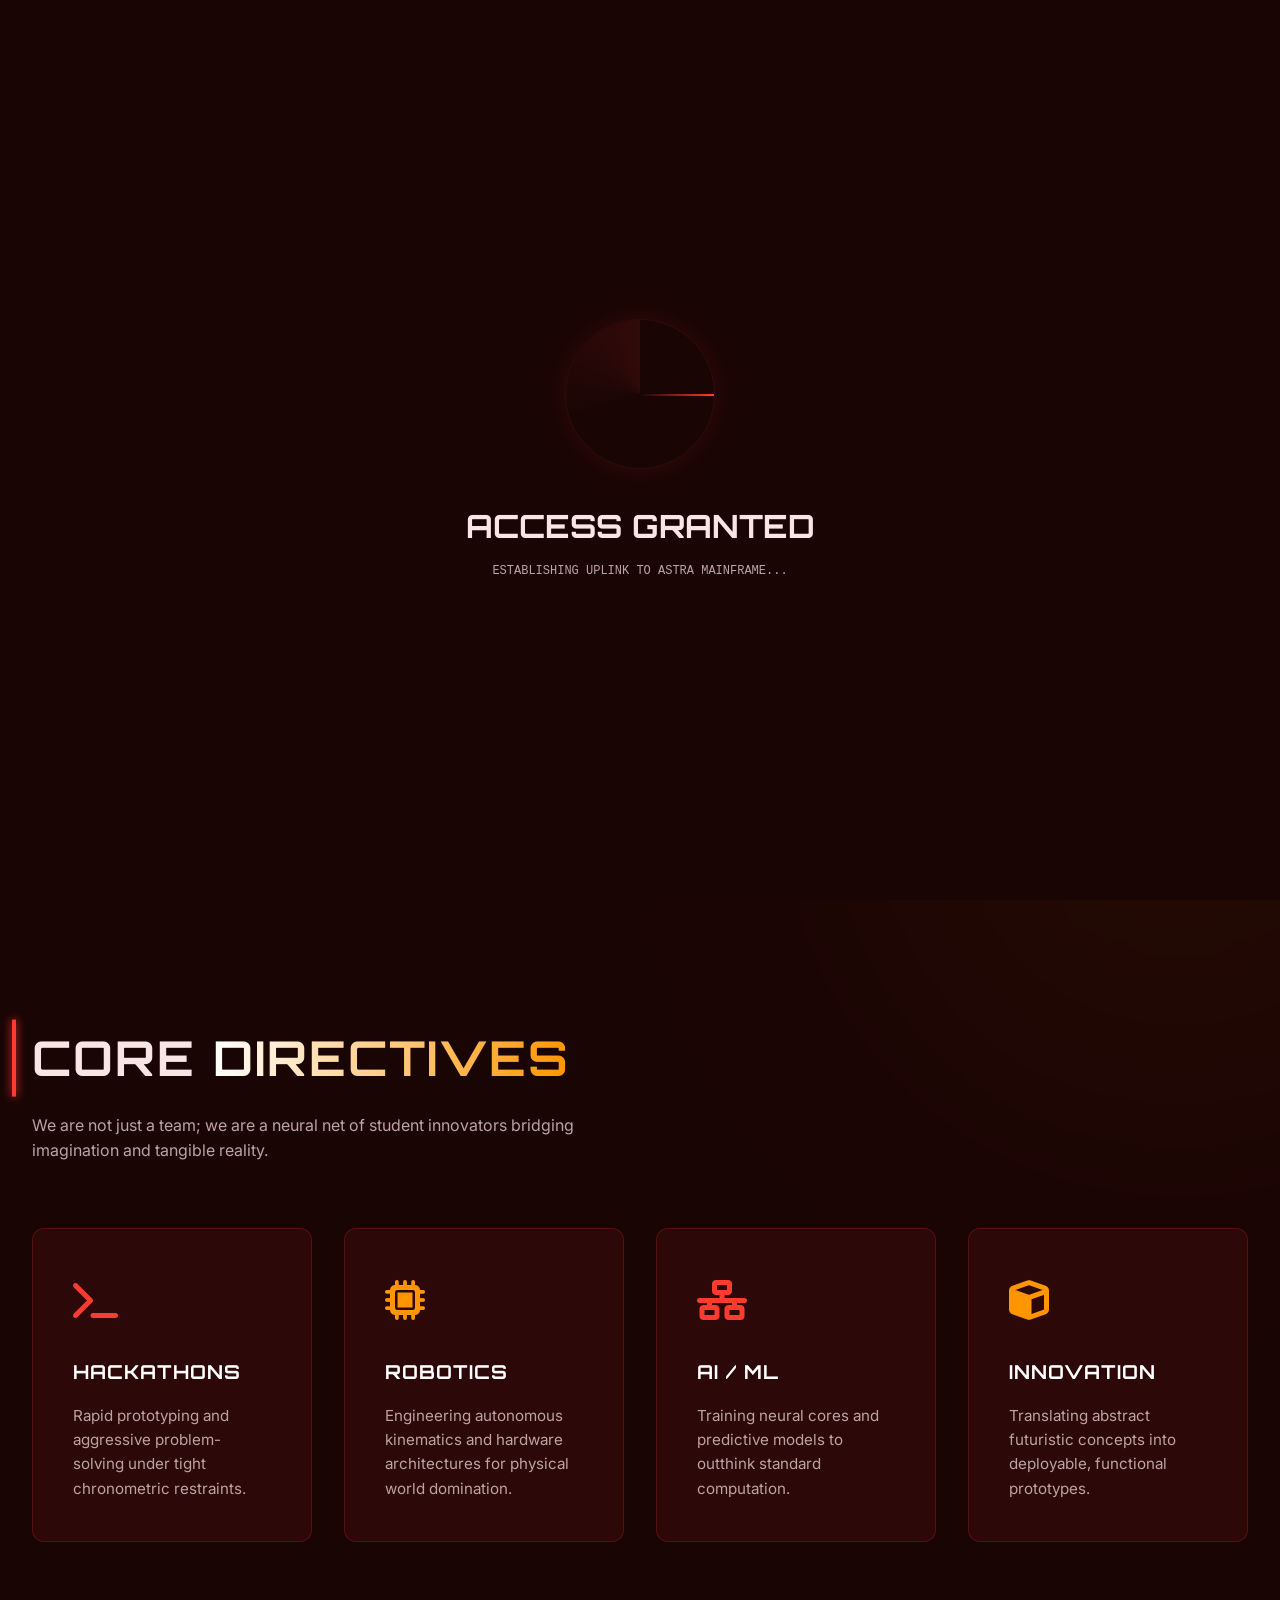
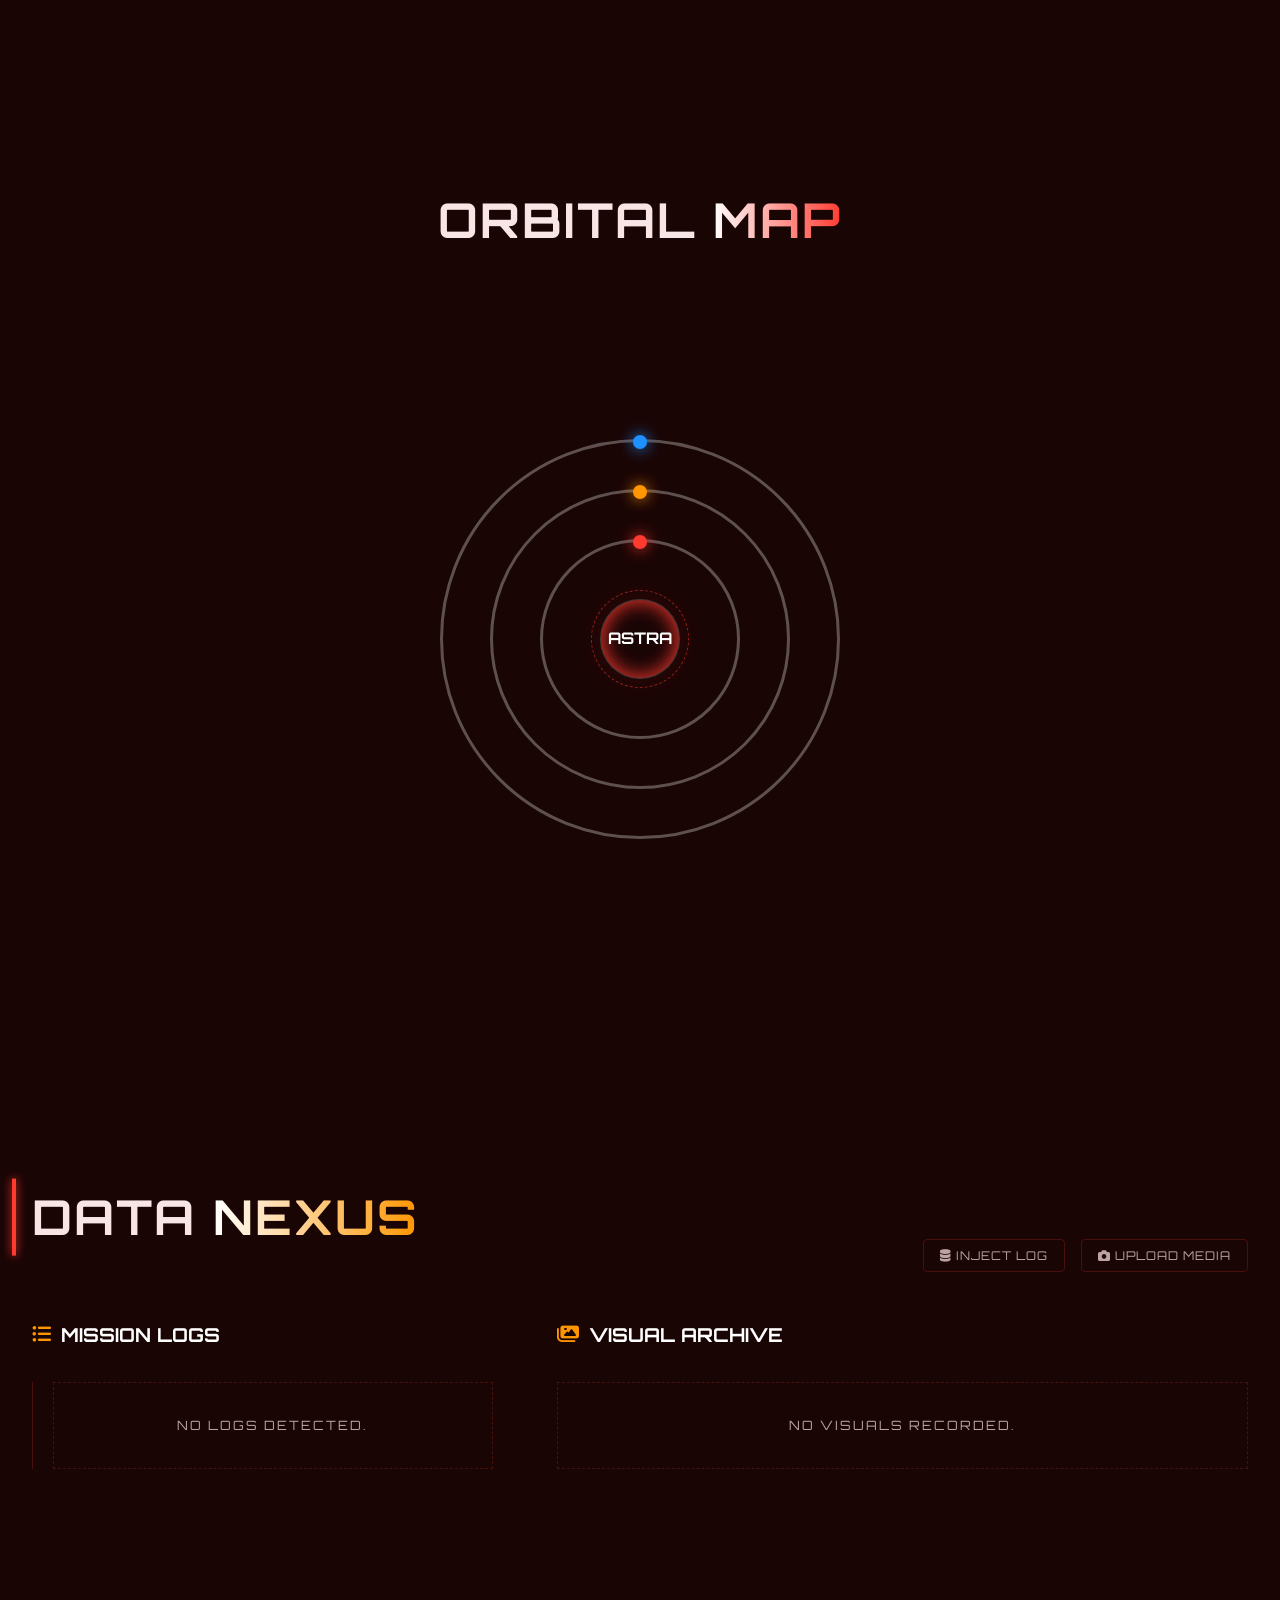
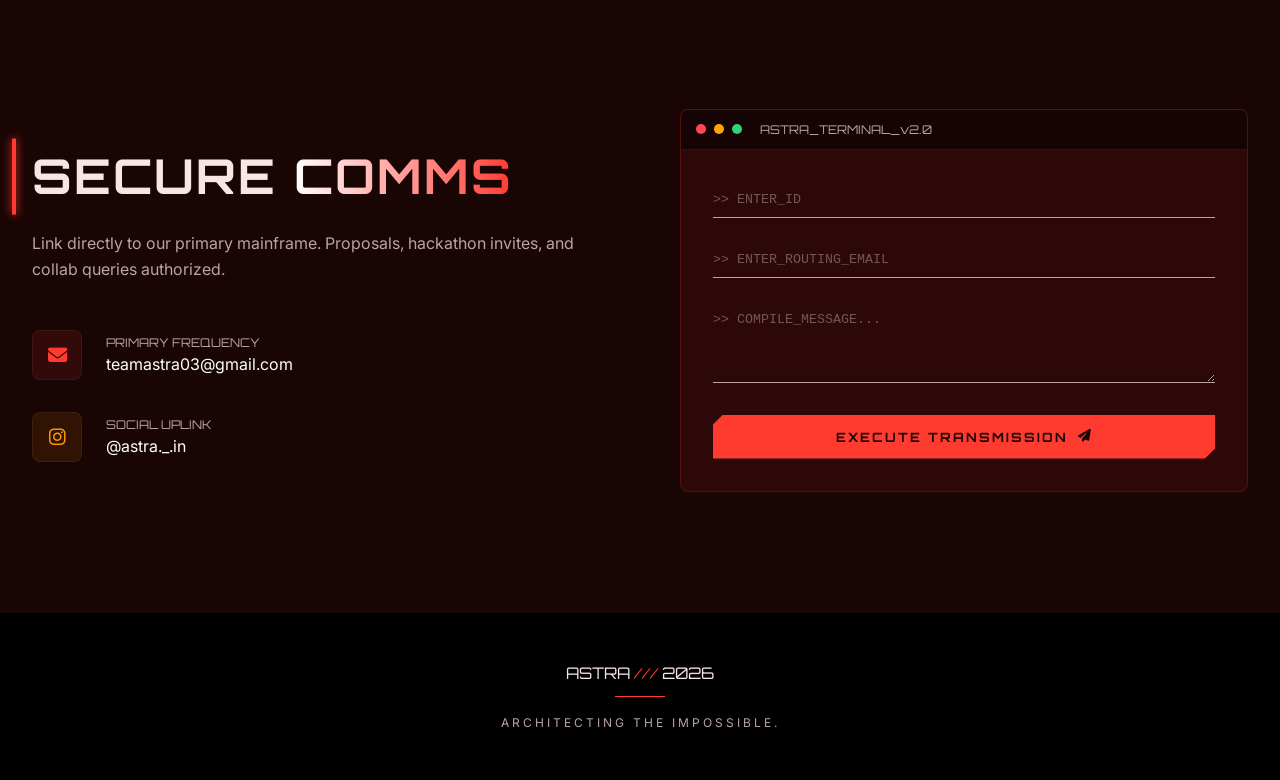
<file: OneDrive/Videos/Music/Desktop/ASTRA/astra_website/index.html>
<!DOCTYPE html>
<html lang="en">

<head>
    <meta charset="UTF-8">
    <meta name="viewport" content="width=device-width, initial-scale=1.0">
    <title>TEAM ASTRA | Beyond Limits</title>
    <!-- Premium Fonts: Orbitron for titles, Inter for sleek body text -->
    <link rel="preconnect" href="https://fonts.googleapis.com">
    <link rel="preconnect" href="https://fonts.gstatic.com" crossorigin>
    <link
        href="https://fonts.googleapis.com/css2?family=Inter:wght@300;400;500;700&family=Orbitron:wght@400;700;900&display=swap"
        rel="stylesheet">
    <link rel="stylesheet" href="https://cdnjs.cloudflare.com/ajax/libs/font-awesome/6.4.0/css/all.min.css">
    <link rel="stylesheet" href="style.css">
</head>

<body>

    <!-- Cyber/Radar Boot Loader -->
    <div id="loader" class="cyber-loader">
        <div class="radar-scan">
            <div class="radar-line"></div>
        </div>
        <div class="loader-text-wrapper">
            <h1 class="font-orbitron cyber-glitch" data-text="SYSTEM MOUNTING">SYSTEM MOUNTING</h1>
            <p class="loader-sub">ESTABLISHING UPLINK TO ASTRA MAINFRAME...</p>
        </div>
    </div>

    <!-- Background Layer -->
    <canvas id="starfield"></canvas>

    <!-- Parallax Layers -->
    <div class="parallax-wrapper">
        <div class="parallax-layer layer-bg" id="parallax-planet">
            <img src="planet.png" alt="Planet" class="parallax-planet">
        </div>
    </div>

    <!-- Ambient Glows -->
    <div class="ambient-glow glow-cyan top-left"></div>
    <div class="ambient-glow glow-violet bottom-right"></div>

    <!-- Main Wrapper to sit above Canvas -->
    <div class="content-wrapper">

        <!-- Navbar -->
        <header class="navbar" id="navbar">
            <div class="nav-container">
                <a href="#hero" class="brand">
                    <span class="font-orbitron brand-text">ASTRA</span>
                    <span class="brand-dot"></span>
                </a>

                <nav class="nav-links">
                    <a href="#about" class="nav-item">Core<span class="nav-line"></span></a>
                    <a href="#domains" class="nav-item">Orbits<span class="nav-line"></span></a>
                    <a href="#nexus" class="nav-item">Nexus<span class="nav-line"></span></a>
                    <a href="#contact" class="nav-item">Comms<span class="nav-line"></span></a>
                </nav>

                <div class="mobile-toggle">
                    <div class="line"></div>
                    <div class="line"></div>
                    <div class="line"></div>
                </div>
            </div>
        </header>

        <!-- Hero Section -->
        <section id="hero" class="hero-section">
            <div class="container hero-container grid-overlay">
                <div class="hero-content reveal-on-load">
                    <div class="badge glow-border">
                        <span class="pulse-dot"></span> PROTOCOL // ALPHA
                    </div>
                    <h1 class="hero-title font-orbitron">
                        <span>TEAM</span>
                        <br>
                        <span class="text-gradient-cyan">ASTRA</span>
                    </h1>
                    <p class="hero-subtitle">
                        An elite student syndicate dominating hackathons, architecting robotics, and forging the
                        innovations of the next century.
                    </p>
                    <div class="hero-actions">
                        <a href="#about" class="cyber-btn btn-primary">
                            <span>INITIATE SEQUENCE</span>
                            <i class="fas fa-arrow-right"></i>
                        </a>
                        <a href="#contact" class="cyber-btn btn-secondary">
                            <span>TRANSMIT COMMS</span>
                        </a>
                    </div>
                </div>
            </div>

            <div class="scroll-prompt">
                <div class="cyber-mouse">
                    <div class="scroller"></div>
                </div>
                <span class="font-orbitron text-xs tracking-wide">DESCEND</span>
            </div>
        </section>

        <!-- About Core Architecture -->
        <section id="about" class="section about-section">
            <div class="container">
                <div class="section-header reveal-scroll">
                    <h2 class="font-orbitron section-title">CORE <span class="text-gradient-violet">DIRECTIVES</span>
                    </h2>
                    <p class="section-description">We are not just a team; we are a neural net of student innovators
                        bridging imagination and tangible reality.</p>
                </div>

                <div class="neo-grid">
                    <!-- Cards -->
                    <div class="neo-card reveal-scroll reveal-delay-1">
                        <div class="card-glow"></div>
                        <div class="neo-card-content">
                            <div class="icon-wrapper">
                                <i class="fas fa-terminal text-cyan"></i>
                            </div>
                            <h3 class="font-orbitron card-title">HACKATHONS</h3>
                            <p class="card-desc">Rapid prototyping and aggressive problem-solving under tight
                                chronometric restraints.</p>
                        </div>
                    </div>

                    <div class="neo-card reveal-scroll reveal-delay-2">
                        <div class="card-glow"></div>
                        <div class="neo-card-content">
                            <div class="icon-wrapper">
                                <i class="fas fa-microchip text-violet"></i>
                            </div>
                            <h3 class="font-orbitron card-title">ROBOTICS</h3>
                            <p class="card-desc">Engineering autonomous kinematics and hardware architectures for
                                physical world domination.</p>
                        </div>
                    </div>

                    <div class="neo-card reveal-scroll reveal-delay-3">
                        <div class="card-glow"></div>
                        <div class="neo-card-content">
                            <div class="icon-wrapper">
                                <i class="fas fa-network-wired text-cyan"></i>
                            </div>
                            <h3 class="font-orbitron card-title">AI / ML</h3>
                            <p class="card-desc">Training neural cores and predictive models to outthink standard
                                computation.</p>
                        </div>
                    </div>

                    <div class="neo-card reveal-scroll reveal-delay-4">
                        <div class="card-glow"></div>
                        <div class="neo-card-content">
                            <div class="icon-wrapper">
                                <i class="fas fa-cube text-violet"></i>
                            </div>
                            <h3 class="font-orbitron card-title">INNOVATION</h3>
                            <p class="card-desc">Translating abstract futuristic concepts into deployable, functional
                                prototypes.</p>
                        </div>
                    </div>
                </div>
            </div>
        </section>

        <!-- Tech Orbits (Solar System Map Redesign) -->
        <section id="domains" class="section domains-section">
            <div class="container">
                <div class="section-header reveal-scroll text-center">
                    <h2 class="font-orbitron section-title">ORBITAL <span class="text-gradient-cyan">MAP</span></h2>
                </div>

                <div class="orbital-map-container reveal-scroll">
                    <div class="center-core font-orbitron">
                        <span>ASTRA</span>
                        <div class="core-rings"></div>
                    </div>

                    <!-- Advanced Orbital Tracks & Planets -->
                    <div class="orbit-track track-1">
                        <div class="satellite sat-1" data-category="Robotics">
                            <div class="sat-core bg-cyan"></div>
                            <div class="tech-tooltip"><span>01</span> ROBOTICS</div>
                        </div>
                    </div>

                    <div class="orbit-track track-2">
                        <div class="satellite sat-2" data-category="Innovation/Ideathon">
                            <div class="sat-core bg-violet"></div>
                            <div class="tech-tooltip"><span>02</span> INNOVATION/IDEATHON</div>
                        </div>
                    </div>

                    <div class="orbit-track track-3">
                        <div class="satellite sat-3" data-category="AI/ML">
                            <div class="sat-core bg-blue"></div>
                            <div class="tech-tooltip"><span>03</span> AI/ML</div>
                        </div>
                    </div>
                </div>
            </div>
        </section>

        <!-- Data Nexus (Achievements & Gallery) -->
        <section id="nexus" class="section nexus-section">
            <div class="container">

                <div class="nexus-header reveal-scroll">
                    <h2 class="font-orbitron section-title">DATA <span class="text-gradient-violet">NEXUS</span></h2>
                    <div class="nexus-controls">
                        <button class="cyber-btn-outline" id="btn-upload-ach">
                            <i class="fas fa-database"></i> INJECT LOG
                        </button>
                        <button class="cyber-btn-outline" id="btn-upload-img">
                            <i class="fas fa-camera"></i> UPLOAD MEDIA
                        </button>
                        <input type="file" id="media-input" accept="image/*" style="display: none;">
                    </div>
                </div>

                <div class="nexus-grid">
                    <!-- Achievements Column -->
                    <div class="nexus-column achievements-col reveal-scroll">
                        <h3 class="font-orbitron sub-header"><i class="fas fa-list-ul"></i> MISSION LOGS</h3>
                        <div class="cyber-timeline" id="achievements-container">
                            <!-- Populated via JS -->
                            <div class="empty-state">NO LOGS DETECTED.</div>
                        </div>
                    </div>

                    <!-- Gallery Column -->
                    <div class="nexus-column gallery-col reveal-scroll reveal-delay-2">
                        <h3 class="font-orbitron sub-header"><i class="fas fa-images"></i> VISUAL ARCHIVE</h3>
                        <div class="cyber-gallery" id="gallery-container">
                            <!-- Populated via JS -->
                            <div class="empty-state">NO VISUALS RECORDED.</div>
                        </div>
                    </div>
                </div>
            </div>
        </section>

        <!-- Comms (Contact Form) -->
        <section id="contact" class="section contact-section">
            <div class="container">
                <div class="contact-grid">
                    <div class="contact-info reveal-scroll">
                        <h2 class="font-orbitron section-title">SECURE <span class="text-gradient-cyan">COMMS</span>
                        </h2>
                        <p class="contact-desc">Link directly to our primary mainframe. Proposals, hackathon invites,
                            and collab queries authorized.</p>

                        <div class="comms-methods">
                            <div class="comm-line">
                                <div class="comm-icon bg-cyan-dim"><i class="fas fa-envelope text-cyan"></i></div>
                                <div class="comm-data">
                                    <span class="font-orbitron text-xs text-muted">PRIMARY FREQUENCY</span>
                                    <span>teamastra03@gmail.com</span>
                                </div>
                            </div>
                            <div class="comm-line">
                                <div class="comm-icon bg-violet-dim"><i class="fab fa-instagram text-violet"></i></div>
                                <div class="comm-data">
                                    <span class="font-orbitron text-xs text-muted">SOCIAL UPLINK</span>
                                    <a href="https://www.instagram.com/astra._.in" target="_blank"
                                        class="cyber-link">@astra._.in</a>
                                </div>
                            </div>
                        </div>
                    </div>

                    <div class="contact-terminal reveal-scroll reveal-delay-2">
                        <div class="terminal-header">
                            <span class="dot red"></span>
                            <span class="dot yellow"></span>
                            <span class="dot green"></span>
                            <span class="terminal-title font-orbitron text-xs">ASTRA_TERMINAL_v2.0</span>
                        </div>
                        <form action="https://formsubmit.co/teamastra03@gmail.com" method="POST" class="cyber-form">
                            <input type="hidden" name="_captcha" value="false">
                            <input type="hidden" name="_subject" value="[ASTRA NEXUS] New Transmission">

                            <div class="input-group">
                                <input type="text" name="name" required class="cyber-input" placeholder=">> ENTER_ID">
                            </div>
                            <div class="input-group">
                                <input type="email" name="email" required class="cyber-input"
                                    placeholder=">> ENTER_ROUTING_EMAIL">
                            </div>
                            <div class="input-group">
                                <textarea name="message" rows="4" required class="cyber-input"
                                    placeholder=">> COMPILE_MESSAGE..."></textarea>
                            </div>

                            <button type="submit" class="cyber-btn btn-primary w-full">
                                <span>EXECUTE TRANSMISSION</span>
                                <i class="fas fa-paper-plane"></i>
                            </button>
                        </form>
                    </div>
                </div>
            </div>
        </section>

        <!-- Footer -->
        <footer class="cyber-footer">
            <div class="container text-center">
                <div class="footer-logo font-orbitron">ASTRA <span class="text-cyan">///</span> 2026</div>
                <div class="glitch-line"></div>
                <p class="text-xs text-muted mt-4 tracking-widest">ARCHITECTING THE IMPOSSIBLE.</p>
            </div>
        </footer>

    </div>

    <!-- Inject Modal -->
    <div id="inject-modal" class="cyber-modal">
        <div class="modal-box glass-panel-heavy">
            <button class="close-modal"><i class="fas fa-times"></i></button>
            <h3 class="font-orbitron text-cyan mb-4"><i class="fas fa-lock"></i> SYSTEM OVERRIDE: INJECT LOG</h3>
            <form id="inject-form" class="cyber-form">
                <div class="input-group">
                    <label class="font-orbitron text-xs text-muted">LOG DESIGNATION</label>
                    <input type="text" id="log-title" required class="cyber-input">
                </div>
                <div class="input-group">
                    <label class="font-orbitron text-xs text-muted">TEMPORAL MARKER</label>
                    <input type="date" id="log-date" required class="cyber-input">
                </div>
                <div class="input-group">
                    <label class="font-orbitron text-xs text-muted">LOG DATA</label>
                    <textarea id="log-desc" rows="3" required class="cyber-input"></textarea>
                </div>
                <button type="submit" class="cyber-btn btn-primary w-full mt-4">
                    <span>COMMIT TO MATRIX</span>
                </button>
            </form>
        </div>
    </div>

    <!-- Planet Modal overlay -->
    <div id="planet-modal" class="cyber-modal">
        <div class="modal-box glass-panel-heavy text-center planet-modal-box">
            <button class="close-modal planet-modal-close"><i class="fas fa-times"></i></button>
            <h3 class="font-orbitron text-cyan mb-4" id="planet-title">CATEGORY</h3>
            <p class="text-muted" id="planet-desc">Relevant orbital information dynamically loaded here.</p>
        </div>
    </div>

    <script src="script.js"></script>
</body>

</html>
</file>
<file: OneDrive/Videos/Music/Desktop/ASTRA/astra_website/style.css>
:root {
    /* Hyper-Premium Space Theme */
    --c-space: #1a0505;
    /* Deep reddish black */
    --c-space-light: #2c0808;
    --c-cyan: #ff3b30;
    /* Blood red / fiery orange primary */
    --c-cyan-dim: rgba(255, 59, 48, 0.1);
    --c-violet: #ff9500;
    /* Warm orange secondary */
    --c-violet-dim: rgba(255, 149, 0, 0.1);
    --c-text-main: #f8e5e5;
    --c-text-muted: #bda3a3;

    /* Neo-Glassmorphism Borders/Backgrounds */
    --g-bg: rgba(44, 8, 8, 0.3);
    --g-border-top: rgba(255, 59, 48, 0.2);
    --g-border-bot: rgba(255, 149, 0, 0.05);

    /* Utilities */
    --transit: all 0.4s cubic-bezier(0.16, 1, 0.3, 1);
}

* {
    margin: 0;
    padding: 0;
    box-sizing: border-box;
    scroll-behavior: smooth;
}

body {
    background-color: var(--c-space);
    color: var(--c-text-main);
    font-family: 'Inter', sans-serif;
    line-height: 1.6;
    overflow-x: hidden;
}

/* Typography Enhancers */
.font-orbitron {
    font-family: 'Orbitron', sans-serif;
}

.text-gradient-cyan {
    background: linear-gradient(90deg, #fff, var(--c-cyan));
    -webkit-background-clip: text;
    background-clip: text;
    -webkit-text-fill-color: transparent;
}

.text-gradient-violet {
    background: linear-gradient(90deg, #fff, var(--c-violet));
    -webkit-background-clip: text;
    background-clip: text;
    -webkit-text-fill-color: transparent;
    text-align: center;
}

.text-cyan {
    color: var(--c-cyan);
}

.text-violet {
    color: var(--c-violet);
}

.text-muted {
    color: var(--c-text-muted);
}

.text-xs {
    font-size: 0.75rem;
}

.tracking-wide {
    letter-spacing: 0.05em;
}

.tracking-widest {
    letter-spacing: 0.25em;
}

.text-center {
    text-align: center;
}

.mt-4 {
    margin-top: 1rem;
}

.mb-4 {
    margin-bottom: 1rem;
}

.w-full {
    width: 100%;
}

.bg-cyan {
    background: var(--c-cyan);
    box-shadow: 0 0 15px var(--c-cyan);
}

.bg-violet {
    background: var(--c-violet);
    box-shadow: 0 0 15px var(--c-violet);
}

.bg-blue {
    background: #1e90ff;
    box-shadow: 0 0 15px #1e90ff;
}

.bg-orange {
    background: #ff9f43;
    box-shadow: 0 0 15px #ff9f43;
}

.bg-white {
    background: #fff;
    box-shadow: 0 0 15px #fff;
}

.bg-cyan-dim {
    background: var(--c-cyan-dim);
}

.bg-violet-dim {
    background: var(--c-violet-dim);
}

/* Layout Geometry */
.container {
    max-width: 1280px;
    margin: 0 auto;
    padding: 0 2rem;
    position: relative;
    z-index: 2;
}

.section {
    padding: 120px 0;
    position: relative;
}

/* Starfield Canvas Background & Ambient Glow */
#starfield {
    position: fixed;
    top: 0;
    left: 0;
    width: 100vw;
    height: 100vh;
    z-index: 0;
    pointer-events: none;
}

/* Parallax Layers */
.parallax-wrapper {
    position: fixed;
    top: 0;
    left: 0;
    width: 100vw;
    height: 100vh;
    overflow: hidden;
    z-index: 1;
    /* Above starfield, below content */
    pointer-events: none;
    display: flex;
    justify-content: center;
    align-items: center;
}

.parallax-layer {
    position: absolute;
    will-change: transform;
    display: flex;
    justify-content: center;
    align-items: center;
    width: 100%;
    height: 100%;
}

.parallax-planet {
    width: 80vw;
    max-width: 800px;
    opacity: 0.8;
    filter: drop-shadow(0 0 50px rgba(255, 59, 48, 0.5));
    -webkit-mask-image: radial-gradient(circle at center, black 35%, transparent 75%);
    mask-image: radial-gradient(circle at center, black 35%, transparent 75%);
}

.ambient-glow {
    position: absolute;
    width: 600px;
    height: 600px;
    border-radius: 50%;
    filter: blur(150px);
    z-index: 0;
    opacity: 0.5;
    pointer-events: none;
}

.glow-cyan {
    background: var(--c-cyan-dim);
}

.glow-violet {
    background: var(--c-violet-dim);
}

.top-left {
    top: -200px;
    left: -200px;
}

.bottom-right {
    bottom: -200px;
    right: -200px;
    position: fixed;
}

.content-wrapper {
    position: relative;
    z-index: 2;
}

/* Loader System */
.cyber-loader {
    position: fixed;
    inset: 0;
    background: var(--c-space);
    z-index: 9999;
    display: flex;
    flex-direction: column;
    justify-content: center;
    align-items: center;
    transition: opacity 0.8s cubic-bezier(1, 0, 0, 1), visibility 0.8s;
}

.radar-scan {
    width: 150px;
    height: 150px;
    border-radius: 50%;
    border: 1px solid var(--c-cyan-dim);
    position: relative;
    overflow: hidden;
    margin-bottom: 2rem;
    box-shadow: 0 0 30px var(--c-cyan-dim);
}

.radar-line {
    position: absolute;
    top: 50%;
    left: 50%;
    width: 50%;
    height: 2px;
    background: linear-gradient(90deg, transparent, var(--c-cyan));
    transform-origin: left center;
    animation: radar-spin 2s linear infinite;
}

.radar-scan::after {
    content: '';
    position: absolute;
    inset: 0;
    background: conic-gradient(from 0deg, transparent 70%, var(--c-cyan-dim) 100%);
    animation: radar-spin 2s linear infinite;
    border-radius: 50%;
}

@keyframes radar-spin {
    100% {
        transform: rotate(360deg);
    }
}

.loader-text-wrapper {
    text-align: center;
}

.loader-sub {
    font-size: 0.75rem;
    color: var(--c-text-muted);
    font-family: 'Space Grotesk', monospace;
    margin-top: 10px;
}

/* Navbar Neo-Glassmorphism */
.navbar {
    position: fixed;
    top: 0;
    width: 100%;
    z-index: 1000;
    background: transparent;
    transition: var(--transit);
    border-bottom: 1px solid transparent;
}

.navbar.scrolled {
    background: rgba(3, 3, 5, 0.7);
    backdrop-filter: blur(16px);
    -webkit-backdrop-filter: blur(16px);
    border-bottom: 1px solid var(--g-border-top);
}

.nav-container {
    display: flex;
    justify-content: space-between;
    align-items: center;
    padding: 1.5rem 2rem;
    max-width: 1400px;
    margin: 0 auto;
}

.brand {
    display: flex;
    align-items: center;
    text-decoration: none;
    gap: 8px;
}

.brand-text {
    font-size: 1.5rem;
    font-weight: 900;
    letter-spacing: 4px;
    color: #fff;
    text-shadow: 0 0 10px var(--c-cyan-dim);
}

.brand-dot {
    width: 8px;
    height: 8px;
    background: var(--c-cyan);
    border-radius: 1px;
    /* Square dot */
    box-shadow: 0 0 8px var(--c-cyan);
    animation: pulse 2s infinite alternate;
}

.nav-links {
    display: flex;
    gap: 2.5rem;
}

.nav-item {
    font-family: 'Orbitron', sans-serif;
    color: var(--c-text-muted);
    text-decoration: none;
    font-size: 0.8rem;
    letter-spacing: 2px;
    position: relative;
    padding: 5px 0;
    transition: var(--transit);
}

.nav-item:hover {
    color: #fff;
}

.nav-line {
    position: absolute;
    bottom: 0;
    left: 0;
    width: 0%;
    height: 1px;
    background: var(--c-cyan);
    transition: var(--transit);
}

.nav-item:hover .nav-line {
    width: 100%;
    box-shadow: 0 0 8px var(--c-cyan);
}

/* Cyber Buttons */
.cyber-btn {
    display: inline-flex;
    align-items: center;
    justify-content: center;
    gap: 10px;
    padding: 14px 28px;
    font-family: 'Orbitron', sans-serif;
    font-size: 0.8rem;
    font-weight: 700;
    letter-spacing: 2px;
    text-decoration: none;
    cursor: pointer;
    border: none;
    position: relative;
    overflow: hidden;
    transition: var(--transit);
    /* Sci-fi slanted cut corners */
    clip-path: polygon(10px 0, 100% 0, 100% calc(100% - 10px), calc(100% - 10px) 100%, 0 100%, 0 10px);
}

.btn-primary {
    background: var(--c-cyan);
    color: var(--c-space);
}

.btn-primary::before {
    content: '';
    position: absolute;
    top: 0;
    left: -100%;
    width: 50%;
    height: 100%;
    background: linear-gradient(90deg, transparent, rgba(255, 255, 255, 0.4), transparent);
    transform: skewX(-20deg);
    transition: 0.5s;
}

.btn-primary:hover::before {
    left: 150%;
}

.btn-primary:hover {
    box-shadow: 0 0 20px var(--c-cyan-dim);
    transform: translateY(-2px);
}

.btn-secondary {
    background: rgba(112, 0, 255, 0.1);
    color: var(--c-text-main);
    border: 1px solid var(--c-violet);
    clip-path: none;
    border-radius: 4px;
}

.btn-secondary:hover {
    background: var(--c-violet);
    box-shadow: 0 0 20px var(--c-violet-dim);
}

.cyber-btn-outline {
    background: transparent;
    border: 1px solid var(--g-border-top);
    color: var(--c-text-muted);
    padding: 8px 16px;
    font-family: 'Orbitron';
    font-size: 0.75rem;
    letter-spacing: 1px;
    cursor: pointer;
    transition: var(--transit);
    border-radius: 4px;
}

.cyber-btn-outline:hover {
    border-color: var(--c-cyan);
    color: var(--c-cyan);
    background: var(--c-cyan-dim);
}

/* Hero Section */
.hero-section {
    min-height: 100vh;
    display: flex;
    align-items: center;
    justify-content: center;
}

.hero-content {
    max-width: 800px;
}

.badge {
    display: inline-flex;
    align-items: center;
    gap: 8px;
    padding: 6px 14px;
    font-family: 'Orbitron';
    font-size: 0.7rem;
    color: var(--c-cyan);
    background: var(--c-cyan-dim);
    border: 1px solid rgba(0, 240, 255, 0.3);
    border-radius: 20px;
    margin-bottom: 2rem;
}

.pulse-dot {
    width: 6px;
    height: 6px;
    background: var(--c-cyan);
    border-radius: 50%;
    box-shadow: 0 0 8px var(--c-cyan);
    animation: pulse 1s infinite alternate;
}

@keyframes pulse {
    to {
        opacity: 0.3;
        transform: scale(0.8);
    }
}

.hero-title {
    font-size: clamp(3rem, 8vw, 6rem);
    line-height: 1.1;
    letter-spacing: -2px;
    margin-bottom: 1.5rem;
}

.hero-subtitle {
    font-size: 1.1rem;
    color: var(--c-text-muted);
    max-width: 600px;
    margin-bottom: 3rem;
}

.hero-actions {
    display: flex;
    gap: 1.5rem;
}

/* Scroll Prompt */
.scroll-prompt {
    position: absolute;
    bottom: 40px;
    left: 50%;
    transform: translateX(-50%);
    display: flex;
    flex-direction: column;
    align-items: center;
    gap: 10px;
    color: var(--c-text-muted);
}

.cyber-mouse {
    width: 24px;
    height: 38px;
    border: 1px solid var(--c-text-muted);
    border-radius: 12px;
    position: relative;
}

.scroller {
    width: 2px;
    height: 6px;
    background: var(--c-cyan);
    position: absolute;
    top: 6px;
    left: 50%;
    transform: translateX(-50%);
    border-radius: 2px;
    animation: scroll-wheel 1.5s infinite;
}

@keyframes scroll-wheel {
    to {
        transform: translate(-50%, 15px);
        opacity: 0;
    }
}

/* Common Section Headers */
.section-header {
    margin-bottom: 4rem;
}

.section-title {
    font-size: 3rem;
    letter-spacing: 2px;
    position: relative;
    display: inline-block;
    margin-bottom: 1rem;
}

.section-title::before {
    content: '';
    position: absolute;
    left: -20px;
    top: 50%;
    transform: translateY(-50%);
    width: 4px;
    height: 100%;
    background: var(--c-cyan);
    box-shadow: 0 0 10px var(--c-cyan);
}

.text-center .section-title::before {
    display: none;
}

.section-description {
    color: var(--c-text-muted);
    max-width: 600px;
}

/* Neo-Grid Cards (About) */
.neo-grid {
    display: grid;
    grid-template-columns: repeat(auto-fit, minmax(280px, 1fr));
    gap: 2rem;
}

.neo-card {
    position: relative;
    background: var(--c-space-light);
    border: 1px solid var(--g-border-top);
    border-radius: 12px;
    padding: 2.5rem;
    overflow: hidden;
    transition: var(--transit);
}

.card-glow {
    position: absolute;
    top: 0;
    left: 0;
    width: 100%;
    height: 100%;
    background: radial-gradient(circle at center, var(--c-cyan-dim) 0%, transparent 70%);
    opacity: 0;
    transition: var(--transit);
    pointer-events: none;
}

.neo-card:hover {
    border-color: var(--c-cyan);
    transform: translateY(-5px);
    box-shadow: 0 10px 30px rgba(0, 0, 0, 0.5);
}

.neo-card:hover .card-glow {
    opacity: 1;
}

.icon-wrapper {
    font-size: 2.5rem;
    margin-bottom: 1.5rem;
}

.card-title {
    font-size: 1.2rem;
    margin-bottom: 1rem;
    color: #fff;
    letter-spacing: 1px;
}

.card-desc {
    color: var(--c-text-muted);
    font-size: 0.95rem;
}

/* Orchestral Orbital Map (Domains) */
.orbital-map-container {
    position: relative;
    width: 600px;
    height: 600px;
    margin: 0 auto;
    border-radius: 50%;
}

.center-core {
    position: absolute;
    top: 50%;
    left: 50%;
    transform: translate(-50%, -50%);
    width: 80px;
    height: 80px;
    background: var(--c-space);
    border: 1px solid rgba(255, 255, 255, 0.2);
    border-radius: 50%;
    display: flex;
    justify-content: center;
    align-items: center;
    color: #fff;
    font-weight: 700;
    z-index: 10;
    box-shadow: inset 0 0 20px var(--c-cyan), 0 0 30px var(--c-cyan-dim);
}

.core-rings {
    position: absolute;
    inset: -10px;
    border: 1px dashed var(--c-cyan);
    border-radius: 50%;
    animation: spin 10s linear infinite;
    opacity: 0.5;
}

.orbit-track {
    position: absolute;
    top: 50%;
    left: 50%;
    transform: translate(-50%, -50%);
    border: 3px solid rgba(255, 255, 255, 0.3);
    /* Dark white as requested */
    border-radius: 50%;
    transition: border-color 0.3s;
    pointer-events: none;
    /* Ignore clicks on the invisible track background so inner planets can be clicked */
}

.orbit-track:hover {
    border-color: rgba(255, 255, 255, 0.6);
}

.track-1 {
    width: 200px;
    height: 200px;
    animation: orb-spin 15s linear infinite;
}

.track-2 {
    width: 300px;
    height: 300px;
    animation: orb-spin-rev 20s linear infinite;
}

.track-3 {
    width: 400px;
    height: 400px;
    animation: orb-spin 25s linear infinite;
}

.track-4 {
    width: 500px;
    height: 500px;
    animation: orb-spin-rev 30s linear infinite;
}

.track-5 {
    width: 600px;
    height: 600px;
    animation: orb-spin 35s linear infinite;
}

@keyframes orb-spin {
    to {
        transform: translate(-50%, -50%) rotate(360deg);
    }
}

@keyframes orb-spin-rev {
    to {
        transform: translate(-50%, -50%) rotate(-360deg);
    }
}

.satellite {
    position: absolute;
    top: 0;
    left: 50%;
    transform: translate(-50%, -50%);
    width: 32px;
    height: 32px;
    display: flex;
    justify-content: center;
    align-items: center;
    cursor: auto;
    /* Fixes cursor issue */
    pointer-events: auto;
    /* Restore clicks on the planet itself */
}

/* Reverse rotation on satellite to keep tooltip upright */
.track-1 .satellite {
    animation: orb-spin-rev 15s linear infinite;
}

.track-2 .satellite {
    animation: orb-spin 20s linear infinite;
}

.track-3 .satellite {
    animation: orb-spin-rev 25s linear infinite;
}

.track-4 .satellite {
    animation: orb-spin 30s linear infinite;
}

.track-5 .satellite {
    animation: orb-spin-rev 35s linear infinite;
}

.sat-core {
    width: 14px;
    height: 14px;
    border-radius: 50%;
    transition: var(--transit);
    cursor: pointer;
}

.satellite:hover .sat-core {
    transform: scale(1.6);
    box-shadow: 0 0 20px currentColor;
    /* Inherits from specific bg-* utility */
}

.tech-tooltip {
    position: absolute;
    bottom: 30px;
    left: 50%;
    transform: translateX(-50%) scale(0.8);
    opacity: 0;
    pointer-events: none;
    background: #111e2b;
    /* Navy/Charcoal high contrast bg */
    border: 1px solid var(--c-cyan);
    color: #ffffff;
    /* Explicit white high contrast */
    padding: 6px 12px;
    font-family: 'Orbitron';
    font-size: 0.75rem;
    font-weight: 700;
    white-space: nowrap;
    transition: var(--transit);
    backdrop-filter: blur(4px);
    box-shadow: 0 4px 15px rgba(0, 0, 0, 0.8);
    /* Sci-fi targeting box aesthetics */
    border-top-left-radius: 4px;
    border-bottom-right-radius: 4px;
}

.tech-tooltip span {
    color: var(--c-cyan);
    margin-right: 5px;
}

.tech-tooltip::before {
    content: '';
    position: absolute;
    bottom: -6px;
    left: 50%;
    transform: translateX(-50%);
    width: 1px;
    height: 6px;
    background: var(--c-cyan);
}

.satellite:hover .tech-tooltip {
    opacity: 1;
    transform: translateX(-50%) scale(1);
}

.orbital-map-container:hover .orbit-track {
    animation-play-state: paused;
}

.orbital-map-container:hover .satellite {
    animation-play-state: paused;
}

/* Data Nexus (Storage) */
.nexus-header {
    display: flex;
    justify-content: space-between;
    align-items: flex-end;
    margin-bottom: 3rem;
}

.nexus-controls {
    display: flex;
    gap: 1rem;
}

.nexus-grid {
    display: grid;
    grid-template-columns: 1fr 1.5fr;
    gap: 4rem;
}

.sub-header {
    font-size: 1.2rem;
    margin-bottom: 2rem;
    color: #fff;
    display: flex;
    align-items: center;
    gap: 10px;
}

.sub-header i {
    color: var(--c-violet);
}

.cyber-timeline {
    border-left: 1px solid var(--g-border-top);
    padding-left: 20px;
    display: flex;
    flex-direction: column;
    gap: 2rem;
}

.ach-item {
    position: relative;
    background: var(--c-space-light);
    border: 1px solid var(--g-border-top);
    padding: 1.5rem;
    border-radius: 8px;
    transition: var(--transit);
}

.ach-item::before {
    content: '';
    position: absolute;
    left: -24px;
    top: 20px;
    width: 7px;
    height: 7px;
    background: var(--c-cyan);
    border-radius: 50%;
    box-shadow: 0 0 10px var(--c-cyan);
}

.ach-item:hover {
    border-color: var(--c-cyan-dim);
    box-shadow: inset 0 0 20px var(--c-cyan-dim);
}

.ach-date {
    font-family: 'Orbitron';
    font-size: 0.7rem;
    color: var(--c-cyan);
    margin-bottom: 5px;
}

.ach-title {
    color: #fff;
    font-size: 1.1rem;
    margin-bottom: 5px;
}

.empty-state {
    font-family: 'Orbitron';
    color: var(--c-text-muted);
    font-size: 0.8rem;
    letter-spacing: 2px;
    padding: 2rem;
    border: 1px dashed var(--g-border-top);
    text-align: center;
}

/* Ultra sleek delete buttons */
.delete-btn-x {
    position: absolute;
    top: 10px;
    right: 10px;
    background: transparent;
    color: var(--c-text-muted);
    border: none;
    cursor: pointer;
    opacity: 0;
    transition: var(--transit);
}

.ach-item:hover .delete-btn-x,
.gal-item:hover .delete-btn-x {
    opacity: 1;
}

.delete-btn-x:hover {
    color: #ff2a2a;
    transform: scale(1.2);
}

.cyber-gallery {
    display: grid;
    grid-template-columns: repeat(auto-fill, minmax(180px, 1fr));
    gap: 1rem;
}

.gal-item {
    position: relative;
    aspect-ratio: 1;
    overflow: hidden;
    border-radius: 8px;
    border: 1px solid var(--g-border-top);
}

.gal-item img {
    width: 100%;
    height: 100%;
    object-fit: cover;
    filter: grayscale(80%) contrast(1.2);
    transition: var(--transit);
}

.gal-item:hover img {
    filter: grayscale(0%) contrast(1);
    transform: scale(1.05);
}


/* Secure Comms (Contact) */
.contact-grid {
    display: grid;
    grid-template-columns: 1fr 1fr;
    gap: 5rem;
    align-items: center;
}

.contact-desc {
    color: var(--c-text-muted);
    margin-bottom: 3rem;
}

.comms-methods {
    display: flex;
    flex-direction: column;
    gap: 2rem;
}

.comm-line {
    display: flex;
    align-items: center;
    gap: 1.5rem;
}

.comm-icon {
    width: 50px;
    height: 50px;
    border-radius: 8px;
    display: flex;
    justify-content: center;
    align-items: center;
    font-size: 1.2rem;
    border: 1px solid rgba(255, 255, 255, 0.05);
}

.comm-data {
    display: flex;
    flex-direction: column;
    color: #fff;
}

.cyber-link {
    color: #fff;
    text-decoration: none;
    transition: var(--transit);
}

.cyber-link:hover {
    color: var(--c-violet);
    text-shadow: 0 0 10px var(--c-violet);
}

/* Terminal Form */
.contact-terminal {
    background: var(--c-space-light);
    border: 1px solid var(--g-border-top);
    border-radius: 8px;
    overflow: hidden;
}

.terminal-header {
    background: rgba(0, 0, 0, 0.5);
    padding: 10px 15px;
    display: flex;
    align-items: center;
    gap: 8px;
    border-bottom: 1px solid var(--g-border-top);
}

.dot {
    width: 10px;
    height: 10px;
    border-radius: 50%;
}

.red {
    background: #ff4757;
}

.yellow {
    background: #ffa502;
}

.green {
    background: #2ed573;
}

.terminal-title {
    margin-left: 10px;
    color: var(--c-text-muted);
}

.cyber-form {
    padding: 2rem;
    display: flex;
    flex-direction: column;
    gap: 1.5rem;
}

.cyber-input {
    width: 100%;
    background: transparent;
    border: none;
    border-bottom: 1px solid var(--c-text-muted);
    color: var(--c-cyan);
    font-family: 'Space Grotesk', monospace;
    padding: 10px 0;
    transition: var(--transit);
}

.cyber-input:focus {
    outline: none;
    border-bottom-color: var(--c-cyan);
    box-shadow: 0 5px 15px -10px var(--c-cyan);
}

.cyber-input::placeholder {
    color: var(--c-text-muted);
    opacity: 0.5;
}

/* Modal Override */
.cyber-modal {
    position: fixed;
    inset: 0;
    background: rgba(0, 0, 0, 0.8);
    backdrop-filter: blur(10px);
    display: flex;
    justify-content: center;
    align-items: center;
    opacity: 0;
    pointer-events: none;
    /* Fixed: explicitly ignore clicks when hidden */
    transition: var(--transit);
    z-index: 10000;
}

.cyber-modal.show {
    opacity: 1;
    pointer-events: auto;
    /* Fixed: restore clicks when shown */
}

/* Modal Inner Box */
.modal-box {
    transform: scale(0.9);
    opacity: 0;
    transition: var(--transit);
}

.cyber-modal.show .modal-box {
    transform: scale(1);
    opacity: 1;
}

/* Planet Modal specific override */
.planet-modal-box {
    background: rgba(17, 30, 43, 0.85);
    border: 1px solid var(--c-cyan);
    box-shadow: 0 0 30px rgba(0, 0, 0, 0.8);
    backdrop-filter: blur(15px);
    -webkit-backdrop-filter: blur(15px);
}

.glass-panel-heavy {
    background: var(--c-space-light);
    border: 1px solid var(--c-cyan-dim);
    box-shadow: 0 0 50px rgba(0, 240, 255, 0.1);
    padding: 2.5rem;
    width: 90%;
    max-width: 500px;
    border-radius: 8px;
    position: relative;
    transform: translateY(20px);
    transition: var(--transit);
}

.cyber-modal.show .glass-panel-heavy {
    transform: translateY(0);
}

.close-modal {
    position: absolute;
    top: 15px;
    right: 20px;
    background: transparent;
    border: none;
    color: var(--c-text-muted);
    font-size: 1.2rem;
    cursor: pointer;
}

.close-modal:hover {
    color: #fff;
}

/* Footer */
.cyber-footer {
    padding: 3rem 0;
    background: #000;
    border-top: 1px solid var(--g-border-bot);
    position: relative;
}

.glitch-line {
    height: 1px;
    width: 50px;
    background: var(--c-cyan);
    margin: 10px auto;
}

/* Animations & Scroll Reveals */
.reveal-on-load {
    opacity: 0;
    transform: translateY(30px);
    animation: fadeUp 1s ease 1s forwards;
}

.reveal-scroll {
    opacity: 0;
    transform: translateY(30px);
    transition: opacity 0.8s ease, transform 0.8s ease;
}

.reveal-scroll.active {
    opacity: 1;
    transform: translateY(0);
}

.reveal-delay-1 {
    transition-delay: 0.1s;
}

.reveal-delay-2 {
    transition-delay: 0.2s;
}

.reveal-delay-3 {
    transition-delay: 0.3s;
}

.reveal-delay-4 {
    transition-delay: 0.4s;
}

@keyframes fadeUp {
    to {
        opacity: 1;
        transform: translateY(0);
    }
}

/* Responsive */
@media (max-width: 992px) {

    .container {
        padding: 0 1.5rem;
    }

    .section {
        padding: 90px 0;
    }

    .nexus-grid,
    .contact-grid {
        grid-template-columns: 1fr;
    }

    .hero-title {
        font-size: 4rem;
    }
}

@media (max-width: 768px) {
    .nav-container {
        padding: 1rem 1.5rem;
    }

    .section-header {
        margin-bottom: 3rem;
    }

    .section-title {
        font-size: 2.4rem;
    }

    .section-description {
        font-size: 0.95rem;
    }

    .hero-section {
        padding-top: 80px;
        padding-bottom: 80px;
        align-items: flex-start;
    }

    .hero-content {
        max-width: 100%;
    }

    .hero-subtitle {
        font-size: 1rem;
        margin-bottom: 2rem;
    }

    .hero-actions {
        flex-direction: column;
        align-items: flex-start;
        gap: 1rem;
    }

    .nexus-header {
        flex-direction: column;
        align-items: flex-start;
        gap: 1.5rem;
    }

    .nexus-controls {
        width: 100%;
        justify-content: flex-start;
        flex-wrap: wrap;
    }

    .cyber-btn-outline {
        width: auto;
    }

    .contact-grid {
        gap: 3rem;
    }

    .contact-terminal {
        width: 100%;
    }

    .scroll-prompt {
        bottom: 24px;
    }

    .parallax-planet {
        width: 100vw;
        max-width: 520px;
    }

    .nav-links {
        position: fixed;
        top: 0;
        right: -100%;
        width: 100vw;
        height: 100vh;
        background: rgba(3, 3, 5, 0.98);
        flex-direction: column;
        justify-content: center;
        align-items: center;
        transition: var(--transit);
    }

    .nav-links.active {
        right: 0;
    }

    .mobile-toggle {
        display: flex;
        flex-direction: column;
        gap: 5px;
        z-index: 1001;
        cursor: pointer;
    }

    .mobile-toggle .line {
        width: 30px;
        height: 2px;
        background: #fff;
        transition: var(--transit);
    }

    .mobile-toggle.active .line:nth-child(1) {
        transform: translateY(7px) rotate(45deg);
    }

    .mobile-toggle.active .line:nth-child(2) {
        opacity: 0;
    }

    .mobile-toggle.active .line:nth-child(3) {
        transform: translateY(-7px) rotate(-45deg);
    }

    .orbital-map-container {
        width: 300px;
        height: 300px;
    }

    .track-1 {
        width: 100px;
        height: 100px;
    }

    .track-2 {
        width: 150px;
        height: 150px;
    }

    .track-3 {
        width: 200px;
        height: 200px;
    }

    .track-4 {
        width: 250px;
        height: 250px;
    }

    .track-5 {
        width: 300px;
        height: 300px;
    }
}

@media (max-width: 576px) {
    .container {
        padding: 0 1.25rem;
    }

    .section {
        padding: 72px 0;
    }

    .hero-title {
        font-size: 2.8rem;
    }

    .section-title {
        font-size: 2.1rem;
    }

    .badge {
        margin-bottom: 1.5rem;
    }

    .neo-card {
        padding: 2rem;
    }

    .orbital-map-container {
        width: 260px;
        height: 260px;
    }

    .scroll-prompt {
        transform: translateX(-50%) scale(0.9);
    }
}
</file>
